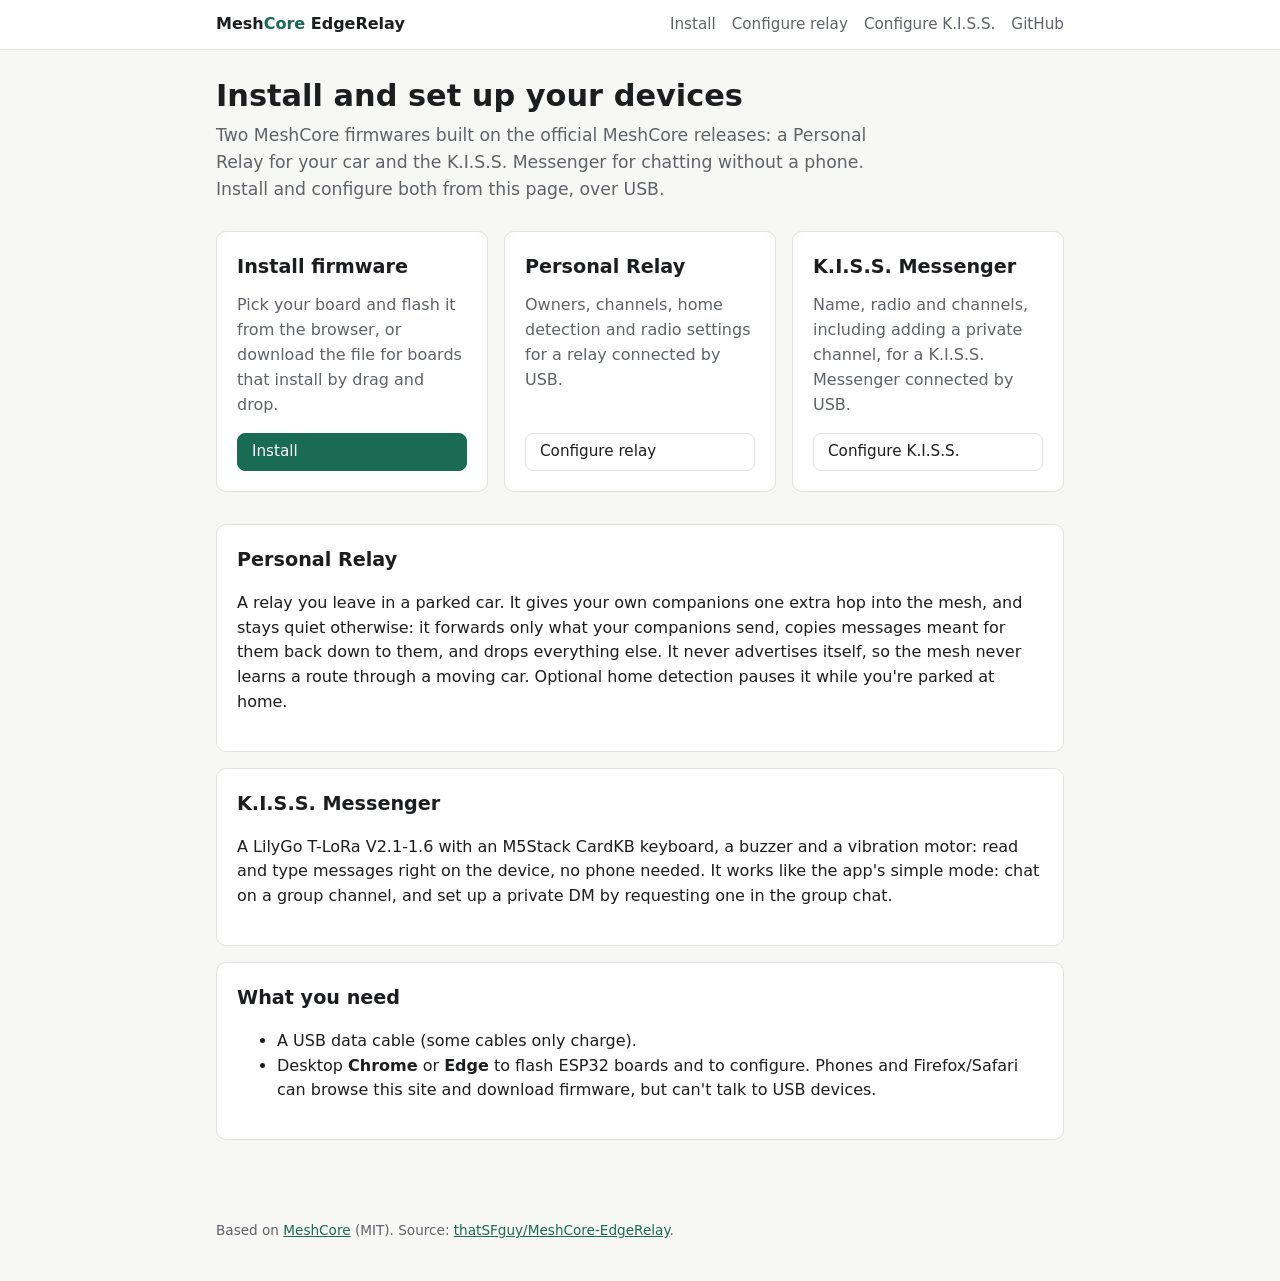
<file: site/index.html>
<!doctype html>
<html lang="en">
<head>
<meta charset="utf-8">
<meta name="viewport" content="width=device-width, initial-scale=1">
<title>MeshCore EdgeRelay</title>
<meta name="description" content="Install and configure the MeshCore Personal Relay and the K.I.S.S. Messenger from your browser.">
<link rel="icon" href="assets/icon.svg" type="image/svg+xml">
<link rel="stylesheet" href="assets/site.css">
</head>
<body>
<header class="top"><div class="top-inner">
  <a class="brand" href="./">Mesh<span>Core</span> EdgeRelay</a>
  <nav class="nav">
    <a href="program.html">Install</a>
    <a href="relay.html">Configure relay</a>
    <a href="kiss.html">Configure K.I.S.S.</a>
    <a href="https://github.com/thatSFguy/MeshCore-EdgeRelay">GitHub</a>
  </nav>
</div></header>

<main>
  <h1>Install and set up your devices</h1>
  <p class="lead">Two MeshCore firmwares built on the official MeshCore releases:
    a Personal Relay for your car and the K.I.S.S. Messenger for chatting without a phone.
    Install and configure both from this page, over USB.</p>

  <div class="cards">
    <div class="card">
      <h2>Install firmware</h2>
      <p>Pick your board and flash it from the browser, or download the file for boards
        that install by drag and drop.</p>
      <a class="button primary" href="program.html">Install</a>
    </div>
    <div class="card">
      <h2>Personal Relay</h2>
      <p>Owners, channels, home detection and radio settings for a relay connected by USB.</p>
      <a class="button" href="relay.html">Configure relay</a>
    </div>
    <div class="card">
      <h2>K.I.S.S. Messenger</h2>
      <p>Name, radio and channels, including adding a private channel, for a K.I.S.S. Messenger
        connected by USB.</p>
      <a class="button" href="kiss.html">Configure K.I.S.S.</a>
    </div>
  </div>

  <div class="card">
    <h2>Personal Relay</h2>
    <p>A relay you leave in a parked car. It gives your own companions one extra hop into the
      mesh, and stays quiet otherwise: it forwards only what your companions send, copies
      messages meant for them back down to them, and drops everything else. It never
      advertises itself, so the mesh never learns a route through a moving car. Optional home
      detection pauses it while you're parked at home.</p>
  </div>

  <div class="card">
    <h2>K.I.S.S. Messenger</h2>
    <p>A LilyGo T-LoRa V2.1-1.6 with an M5Stack CardKB keyboard, a buzzer and a vibration motor:
      read and type messages right on the device, no phone needed. It works like the app's
      simple mode: chat on a group channel, and set up a private DM by requesting one in the
      group chat.</p>
  </div>

  <div class="card">
    <h2>What you need</h2>
    <ul>
      <li>A USB data cable (some cables only charge).</li>
      <li>Desktop <strong>Chrome</strong> or <strong>Edge</strong> to flash ESP32 boards and to
        configure. Phones and Firefox/Safari can browse this site and download firmware, but
        can't talk to USB devices.</li>
    </ul>
  </div>
</main>

<footer>
  Based on <a href="https://github.com/meshcore-dev/MeshCore">MeshCore</a> (MIT).
  Source: <a href="https://github.com/thatSFguy/MeshCore-EdgeRelay">thatSFguy/MeshCore-EdgeRelay</a>.
</footer>
</body>
</html>
</file>
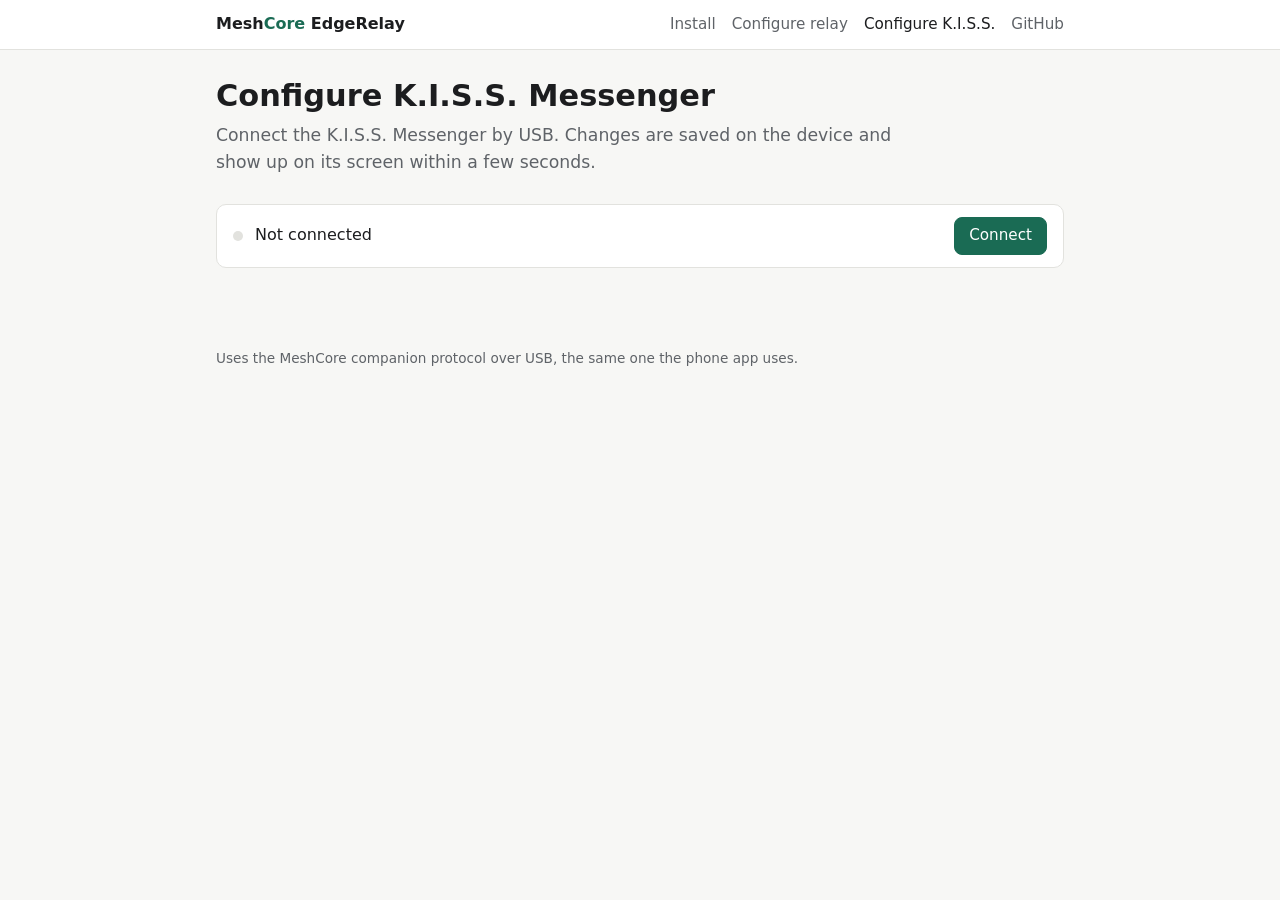
<file: site/kiss.html>
<!doctype html>
<html lang="en">
<head>
<meta charset="utf-8">
<meta name="viewport" content="width=device-width, initial-scale=1">
<title>Configure K.I.S.S.</title>
<meta name="description" content="Configure a K.I.S.S. Messenger over USB from the browser: name, radio and channels.">
<link rel="icon" href="assets/icon.svg" type="image/svg+xml">
<link rel="stylesheet" href="assets/site.css">
</head>
<body>
<header class="top"><div class="top-inner">
  <a class="brand" href="./">Mesh<span>Core</span> EdgeRelay</a>
  <nav class="nav">
    <a href="program.html">Install</a>
    <a href="relay.html">Configure relay</a>
    <a href="kiss.html" aria-current="page">Configure K.I.S.S.</a>
    <a href="https://github.com/thatSFguy/MeshCore-EdgeRelay">GitHub</a>
  </nav>
</div></header>

<main>
  <h1>Configure K.I.S.S. Messenger</h1>
  <p class="lead">Connect the K.I.S.S. Messenger by USB. Changes are saved on the device and show up on its
    screen within a few seconds.</p>
  <div id="unsupported"></div>

  <div class="conn">
    <span class="dot" id="dot"></span>
    <span class="status" id="status">Not connected</span>
    <button class="primary" id="connect">Connect</button>
  </div>

  <div id="panels" hidden>
    <div class="card">
      <h2>Device</h2>
      <dl class="kv" id="device-kv"></dl>
      <div class="row" style="margin-top:14px">
        <div class="field wide"><label for="name">Name (shown in the chat)</label><input id="name" maxlength="31"></div>
        <button id="name-save">Save name</button>
      </div>
    </div>

    <div class="card">
      <h2>Channels</h2>
      <p class="muted small" style="margin-top:0">Everyone using a channel needs the same name and secret.
        To give another device this channel, copy its secret and add it there.</p>
      <ul class="list" id="chans"></ul>

      <h3>Add a channel</h3>
      <div class="row">
        <div class="field"><label for="ch-name">Name</label><input id="ch-name" maxlength="31" placeholder="thatSFguy's channel"></div>
        <div class="field wide"><label for="ch-secret">Secret (32 hex characters or base64)</label>
          <input id="ch-secret" class="mono" autocomplete="off" spellcheck="false"></div>
      </div>
      <div class="actions">
        <button id="ch-generate">Generate new secret</button>
        <button class="primary" id="ch-add">Add channel</button>
        <button id="ch-public">Add Public</button>
      </div>
      <p class="muted small">A private channel is just a name plus a random secret. Generate one here for a new
        channel, or paste the secret of an existing one to join it.</p>
    </div>

    <div class="card">
      <h2>Radio</h2>
      <div class="row">
        <div class="field wide"><label for="preset">Preset</label>
          <select id="preset">
            <option value="">Custom</option>
            <option value="910.525,62.5,7,5">USA / Canada (Recommended): 910.525 MHz, 62.5 kHz, SF7, CR5</option>
            <option value="869.618,62.5,8,8">EU / UK (narrow): 869.618 MHz, 62.5 kHz, SF8, CR8</option>
          </select></div>
      </div>
      <div class="row" style="margin-top:10px">
        <div class="field"><label for="freq">Frequency (MHz)</label><input id="freq" type="number" step="0.001"></div>
        <div class="field"><label for="bw">Bandwidth (kHz)</label><input id="bw" type="number" step="0.1"></div>
        <div class="field"><label for="sf">SF</label><input id="sf" type="number" min="5" max="12"></div>
        <div class="field"><label for="cr">CR</label><input id="cr" type="number" min="5" max="8"></div>
        <div class="field"><label for="tx">TX power (dBm)</label><input id="tx" type="number"></div>
      </div>
      <p class="muted small">Radio settings must match the rest of your mesh. Check with your group before changing them.</p>
      <div class="actions"><button class="primary" id="radio-save">Save radio</button><button class="danger" id="reboot">Reboot</button></div>
    </div>
  </div>
</main>

<footer>Uses the MeshCore companion protocol over USB, the same one the phone app uses.</footer>
<script type="module" src="assets/kiss.js"></script>
</body>
</html>
</file>
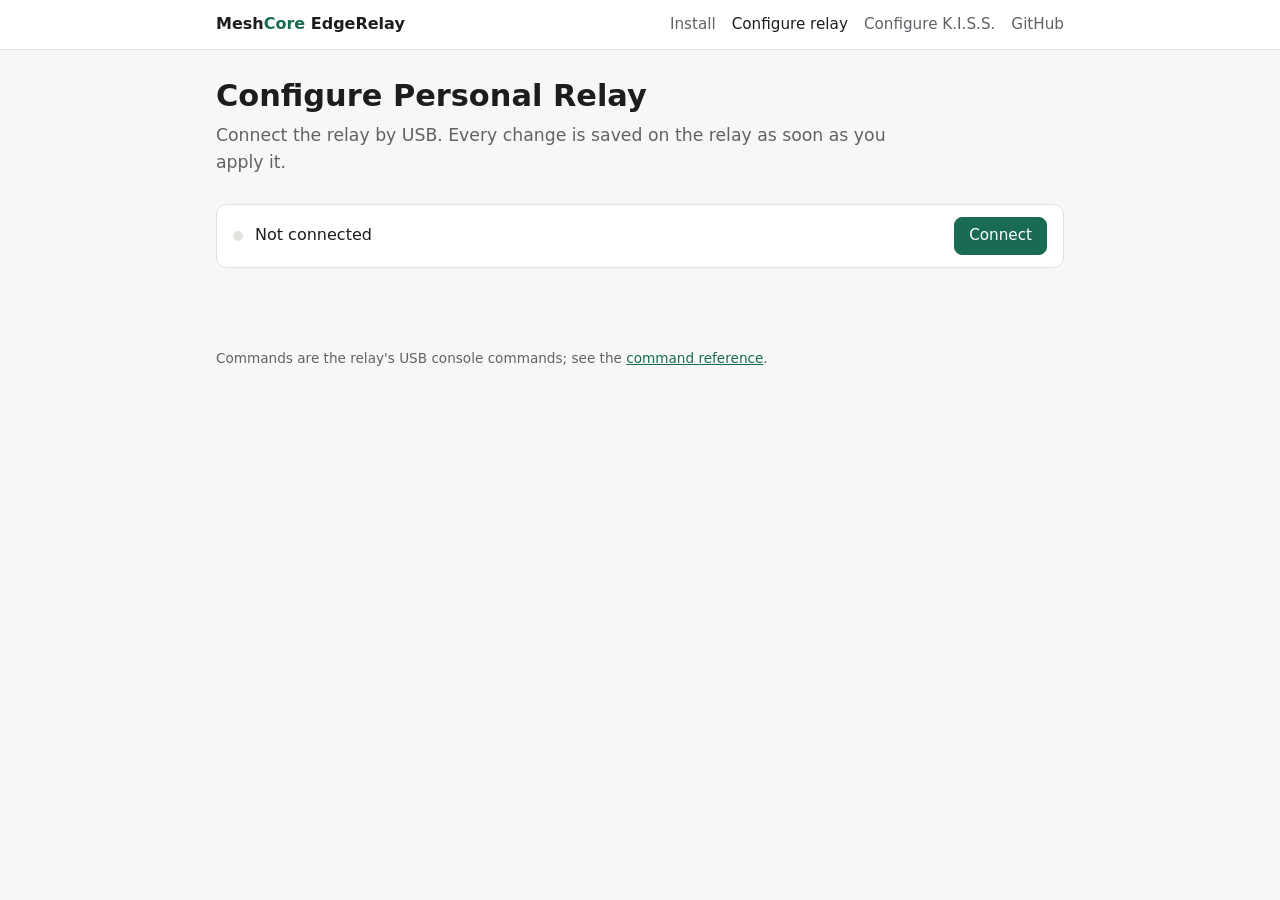
<file: site/relay.html>
<!doctype html>
<html lang="en">
<head>
<meta charset="utf-8">
<meta name="viewport" content="width=device-width, initial-scale=1">
<title>Configure Relay</title>
<meta name="description" content="Configure a MeshCore Personal Relay over USB from the browser.">
<link rel="icon" href="assets/icon.svg" type="image/svg+xml">
<link rel="stylesheet" href="assets/site.css">
</head>
<body>
<header class="top"><div class="top-inner">
  <a class="brand" href="./">Mesh<span>Core</span> EdgeRelay</a>
  <nav class="nav">
    <a href="program.html">Install</a>
    <a href="relay.html" aria-current="page">Configure relay</a>
    <a href="kiss.html">Configure K.I.S.S.</a>
    <a href="https://github.com/thatSFguy/MeshCore-EdgeRelay">GitHub</a>
  </nav>
</div></header>

<main>
  <h1>Configure Personal Relay</h1>
  <p class="lead">Connect the relay by USB. Every change is saved on the relay as soon as you apply it.</p>
  <div id="unsupported"></div>

  <div class="conn">
    <span class="dot" id="dot"></span>
    <span class="status" id="status">Not connected</span>
    <button class="primary" id="connect">Connect</button>
  </div>

  <div id="panels" hidden>
    <div class="card">
      <h2>Status</h2>
      <dl class="kv" id="device-kv"></dl>
      <div class="stats" id="stats" style="margin-top:14px"></div>
      <div class="actions"><button id="refresh">Refresh</button><button id="advert">Send zero-hop advert</button></div>
    </div>

    <div class="card">
      <h2>Owners</h2>
      <p class="muted small" style="margin-top:0">Your companions. The relay forwards only what they send and copies messages for them back down. Until at least one owner is added, the relay only receives.</p>
      <ul class="list" id="owners"></ul>
      <div class="row">
        <div class="field wide"><label for="owner-key">Companion public key (64 hex characters)</label>
          <input id="owner-key" class="mono" placeholder="e.g. 3f9a…" autocomplete="off" spellcheck="false"></div>
        <button id="owner-add">Add owner</button>
      </div>
    </div>

    <div class="card">
      <h2>Group channels</h2>
      <p class="muted small" style="margin-top:0">Channels the relay carries for you. Channel messages, including your own, are dropped unless their channel is here.</p>
      <ul class="list" id="chans"></ul>
      <div class="row">
        <div class="field wide"><label for="chan-key">Channel key (hex or base64), or <code>public</code></label>
          <input id="chan-key" class="mono" placeholder="public" autocomplete="off" spellcheck="false"></div>
        <button id="chan-add">Add channel</button>
      </div>
    </div>

    <div class="card">
      <h2>Echo suppression</h2>
      <p class="muted small" style="margin-top:0">Holds each uplink briefly and cancels it if another repeater already re-sent it, so the relay stays quiet when your companion reaches the mesh on its own.</p>
      <label class="check"><input type="checkbox" id="echo-on"> Enabled</label>
      <div class="row">
        <div class="field"><label for="echo-wait">Extra hold (packet airtimes, 0–20)</label>
          <input id="echo-wait" type="number" min="0" max="20"></div>
        <button id="echo-save">Apply</button>
      </div>
    </div>

    <div class="card">
      <h2>Home detection</h2>
      <p class="muted small" style="margin-top:0">Pauses all relaying while the car is parked at home, judged by the signal strength of your home node.</p>
      <p id="home-state" class="mono small"></p>
      <div class="row">
        <div class="field wide"><label for="home-key">Home node public key (or prefix)</label>
          <input id="home-key" class="mono" autocomplete="off" spellcheck="false"></div>
      </div>
      <div class="row" style="margin-top:10px">
        <div class="field"><label for="home-enter">Home at (dBm)</label><input id="home-enter" type="number" value="-60"></div>
        <div class="field"><label for="home-exit">Away below (dBm)</label><input id="home-exit" type="number" value="-80"></div>
        <div class="field"><label for="home-timeout">Timeout (min)</label><input id="home-timeout" type="number" value="10" min="1" max="240"></div>
      </div>
      <div class="actions">
        <button id="home-set">Set home node</button>
        <button id="home-off">Turn off</button>
        <button id="home-override">Relay at home for 30 min</button>
      </div>
    </div>

    <div class="card">
      <h2>Options</h2>
      <label class="check"><input type="checkbox" id="opt-owner_direct"> Carry owner direct messages on stored routes</label>
      <label class="check"><input type="checkbox" id="opt-mirror_adverts"> Mirror remote adverts to owners</label>
      <label class="check"><input type="checkbox" id="opt-fwd_acks"> Forward ACKs</label>
    </div>

    <div class="card">
      <h2>Device</h2>
      <div class="row">
        <div class="field wide"><label for="name">Name</label><input id="name" maxlength="31"></div>
        <button id="name-save">Save name</button>
      </div>
      <div class="row" style="margin-top:12px">
        <div class="field wide"><label for="password">Admin password (for app login)</label><input id="password" type="password" autocomplete="new-password"></div>
        <button id="password-save">Set password</button>
      </div>
      <h3>Radio</h3>
      <div class="row">
        <div class="field wide"><label for="preset">Preset</label>
          <select id="preset">
            <option value="">Custom</option>
            <option value="910.525,62.5,7,5">USA / Canada (Recommended): 910.525 MHz, 62.5 kHz, SF7, CR5</option>
            <option value="869.618,62.5,8,8">EU / UK (narrow): 869.618 MHz, 62.5 kHz, SF8, CR8</option>
          </select></div>
      </div>
      <div class="row" style="margin-top:10px">
        <div class="field"><label for="freq">Frequency (MHz)</label><input id="freq" type="number" step="0.001"></div>
        <div class="field"><label for="bw">Bandwidth (kHz)</label><input id="bw" type="number" step="0.1"></div>
        <div class="field"><label for="sf">SF</label><input id="sf" type="number" min="5" max="12"></div>
        <div class="field"><label for="cr">CR</label><input id="cr" type="number" min="5" max="8"></div>
        <div class="field"><label for="tx">TX power (dBm)</label><input id="tx" type="number"></div>
      </div>
      <p class="muted small">Radio settings must match your mesh. They take effect after a reboot.</p>
      <div class="actions"><button id="radio-save">Save radio</button><button id="reboot" class="danger">Reboot</button></div>
    </div>

    <div class="card">
      <h2>Console</h2>
      <pre class="log" id="log" aria-live="polite"></pre>
      <div class="row">
        <div class="field wide"><label for="cmd">Command</label><input id="cmd" class="mono" placeholder="edge help" autocomplete="off" spellcheck="false"></div>
        <button id="cmd-send">Send</button>
      </div>
    </div>
  </div>
</main>

<footer>Commands are the relay's USB console commands; see the
  <a href="https://github.com/thatSFguy/MeshCore-EdgeRelay#edge-command-reference">command reference</a>.</footer>
<script type="module" src="assets/relay.js"></script>
</body>
</html>
</file>
<file: site/assets/site.css>
:root {
  --bg: #f7f7f5;
  --surface: #ffffff;
  --text: #1c1d1f;
  --muted: #5f6368;
  --border: #e2e2de;
  --accent: #1a6b54;
  --accent-text: #ffffff;
  --accent-soft: #e3f1ec;
  --warn: #8a5a00;
  --warn-soft: #fdf3dc;
  --danger: #a52a2a;
  --ok: #1a6b54;
  --code: #f0f0ec;
  --radius: 10px;
  --font: system-ui, -apple-system, "Segoe UI", Roboto, sans-serif;
  --mono: ui-monospace, "SF Mono", Menlo, Consolas, monospace;
  color-scheme: light;
}
@media (prefers-color-scheme: dark) {
  :root {
    --bg: #141517;
    --surface: #1d1f22;
    --text: #e8e8e6;
    --muted: #a0a4a8;
    --border: #2f3236;
    --accent: #4fb894;
    --accent-text: #0d1f18;
    --accent-soft: #1b2f28;
    --warn: #e8b64c;
    --warn-soft: #2d2615;
    --danger: #ef7b7b;
    --ok: #4fb894;
    --code: #26292d;
    color-scheme: dark;
  }
}

* { box-sizing: border-box; }
html { -webkit-text-size-adjust: 100%; }
body {
  margin: 0;
  background: var(--bg);
  color: var(--text);
  font: 16px/1.55 var(--font);
}
a { color: var(--accent); }
code, .mono { font-family: var(--mono); font-size: 0.9em; }
code { background: var(--code); padding: 0.1em 0.35em; border-radius: 4px; }

/* header */
.top {
  border-bottom: 1px solid var(--border);
  background: var(--surface);
}
.top-inner {
  max-width: 880px;
  margin: 0 auto;
  padding: 12px 16px;
  display: flex;
  align-items: center;
  gap: 20px;
  flex-wrap: wrap;
}
.brand { font-weight: 700; color: var(--text); text-decoration: none; margin-right: auto; }
.brand span { color: var(--accent); }
.nav { display: flex; gap: 16px; flex-wrap: wrap; }
.nav a { color: var(--muted); text-decoration: none; font-size: 0.95rem; }
.nav a:hover, .nav a[aria-current="page"] { color: var(--text); }

main { max-width: 880px; margin: 0 auto; padding: 28px 16px 64px; }
h1 { font-size: 1.9rem; line-height: 1.2; margin: 0 0 8px; }
h2 { font-size: 1.2rem; margin: 0 0 12px; }
h3 { font-size: 1rem; margin: 16px 0 6px; }
.lead { color: var(--muted); font-size: 1.08rem; margin: 0 0 28px; max-width: 62ch; }
.muted { color: var(--muted); }
.small { font-size: 0.875rem; }

/* cards */
.card {
  background: var(--surface);
  border: 1px solid var(--border);
  border-radius: var(--radius);
  padding: 20px;
  margin-bottom: 16px;
}
.cards { display: grid; grid-template-columns: repeat(auto-fit, minmax(240px, 1fr)); gap: 16px; margin-bottom: 32px; }
.cards .card { margin: 0; display: flex; flex-direction: column; }
.cards .card p { flex: 1; color: var(--muted); margin: 0 0 16px; }
.card h2 .tag { font-weight: 400; color: var(--muted); font-size: 0.85rem; margin-left: 6px; }

/* controls */
button, .button {
  font: inherit;
  font-size: 0.95rem;
  border: 1px solid var(--border);
  background: var(--surface);
  color: var(--text);
  padding: 8px 14px;
  border-radius: 8px;
  cursor: pointer;
  text-decoration: none;
  display: inline-block;
  line-height: 1.3;
}
button:hover:not(:disabled), .button:hover { border-color: var(--muted); }
button.primary, .button.primary { background: var(--accent); color: var(--accent-text); border-color: var(--accent); }
button.danger { color: var(--danger); }
button:disabled { opacity: 0.5; cursor: not-allowed; }
input, select {
  font: inherit;
  font-size: 0.95rem;
  padding: 8px 10px;
  border: 1px solid var(--border);
  border-radius: 8px;
  background: var(--bg);
  color: var(--text);
  min-width: 0;
}
input.mono { font-family: var(--mono); font-size: 0.85rem; }
label { display: block; font-size: 0.875rem; color: var(--muted); margin-bottom: 4px; }
.row { display: flex; gap: 10px; flex-wrap: wrap; align-items: flex-end; }
.row > .field { flex: 1 1 140px; }
.row > .field.wide { flex: 3 1 280px; }
.field input, .field select { width: 100%; }
.actions { display: flex; gap: 10px; flex-wrap: wrap; margin-top: 14px; }
.check { display: flex; align-items: center; gap: 8px; color: var(--text); font-size: 0.95rem; margin: 6px 0; }
.check input { width: auto; }

/* connection bar */
.conn {
  display: flex; align-items: center; gap: 12px; flex-wrap: wrap;
  position: sticky; top: 0; z-index: 5;
  background: var(--surface);
  border: 1px solid var(--border);
  border-radius: var(--radius);
  padding: 12px 16px;
  margin-bottom: 16px;
}
.dot { width: 10px; height: 10px; border-radius: 50%; background: var(--border); flex: none; }
.dot.on { background: var(--ok); }
.conn .status { flex: 1; min-width: 160px; }

.note { background: var(--warn-soft); color: var(--text); border-radius: 8px; padding: 10px 14px; font-size: 0.92rem; margin-bottom: 16px; }
.note strong { color: var(--warn); }

/* lists */
.list { list-style: none; margin: 0 0 8px; padding: 0; }
.list li {
  display: flex; align-items: center; gap: 10px;
  padding: 8px 0;
  border-bottom: 1px solid var(--border);
}
.list li:last-child { border-bottom: 0; }
.list li .grow { flex: 1; min-width: 0; overflow-wrap: anywhere; }
.list .empty { color: var(--muted); }

.kv { display: grid; grid-template-columns: max-content 1fr; gap: 4px 16px; margin: 0; font-size: 0.95rem; }
.kv dt { color: var(--muted); }
.kv dd { margin: 0; overflow-wrap: anywhere; }

.stats { display: grid; grid-template-columns: repeat(auto-fill, minmax(120px, 1fr)); gap: 8px; }
.stat { background: var(--bg); border-radius: 8px; padding: 8px 10px; }
.stat .v { font-size: 1.15rem; font-weight: 600; }
.stat .k { font-size: 0.8rem; color: var(--muted); }

/* console */
.log {
  background: var(--code);
  border-radius: 8px;
  padding: 10px 12px;
  font: 0.8rem/1.45 var(--mono);
  height: 180px;
  overflow: auto;
  white-space: pre-wrap;
  overflow-wrap: anywhere;
  margin: 0 0 10px;
}
.log .tx { color: var(--accent); }
.log .err { color: var(--danger); }

/* program page */
.steps { counter-reset: step; }
.step h2::before { counter-increment: step; content: counter(step) ". "; color: var(--accent); }
.seg { display: inline-flex; border: 1px solid var(--border); border-radius: 8px; overflow: hidden; flex-wrap: wrap; }
.seg button { border: 0; border-radius: 0; }
.seg button[aria-pressed="true"] { background: var(--accent); color: var(--accent-text); }
.boards { max-height: 320px; overflow: auto; border: 1px solid var(--border); border-radius: 8px; margin-top: 10px; }
.boards button {
  display: flex; width: 100%; justify-content: space-between; gap: 10px;
  border: 0; border-bottom: 1px solid var(--border); border-radius: 0;
  text-align: left; background: transparent;
}
.boards button:last-child { border-bottom: 0; }
.boards button[aria-pressed="true"] { background: var(--accent-soft); }
.boards .plat { color: var(--muted); font-size: 0.8rem; white-space: nowrap; }
ol.howto { padding-left: 1.3em; margin: 8px 0 0; }
ol.howto li { margin-bottom: 4px; }

.toast {
  position: fixed; left: 50%; bottom: 24px; transform: translateX(-50%);
  background: var(--text); color: var(--bg);
  padding: 10px 16px; border-radius: 8px; font-size: 0.92rem;
  opacity: 0; transition: opacity 0.2s; pointer-events: none; max-width: calc(100% - 32px);
}
.toast.show { opacity: 1; }

footer { max-width: 880px; margin: 0 auto; padding: 0 16px 40px; color: var(--muted); font-size: 0.85rem; }

@media (max-width: 560px) {
  h1 { font-size: 1.55rem; }
  .card { padding: 16px; }
}
</file>
